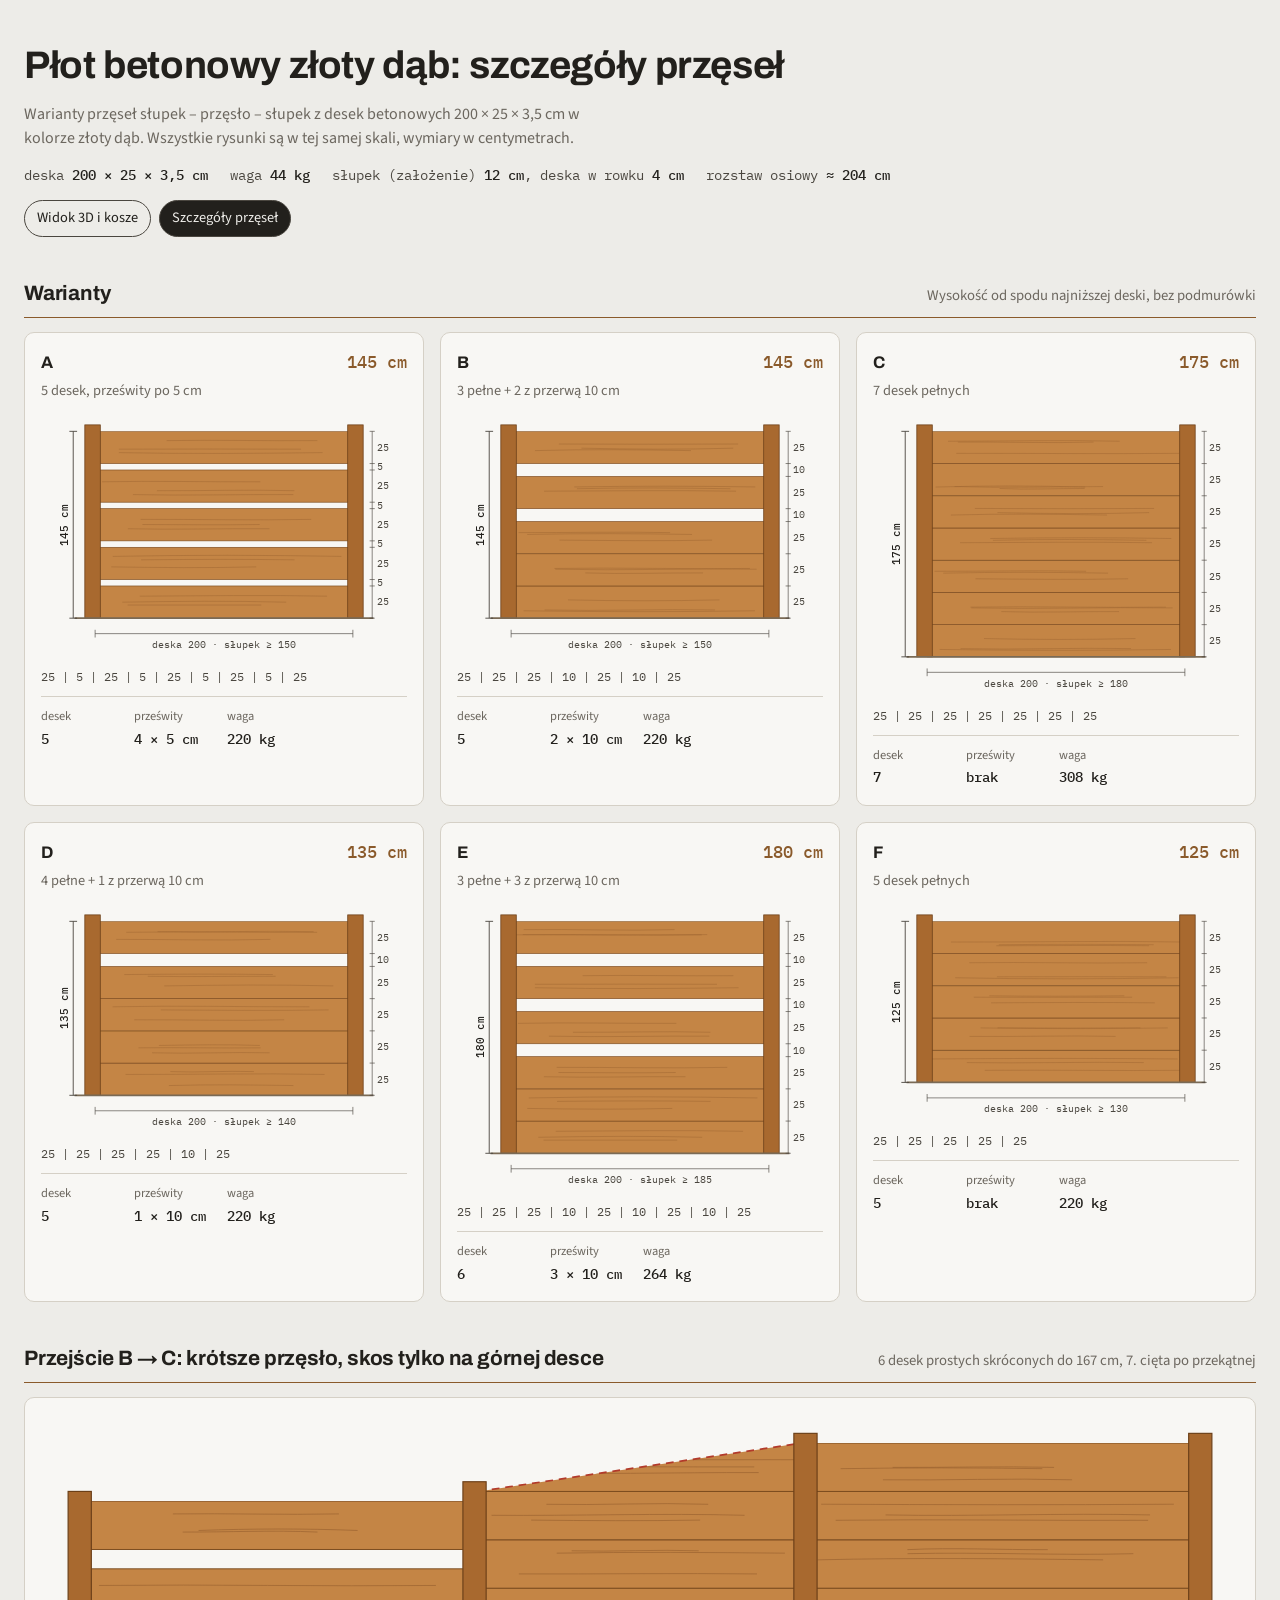
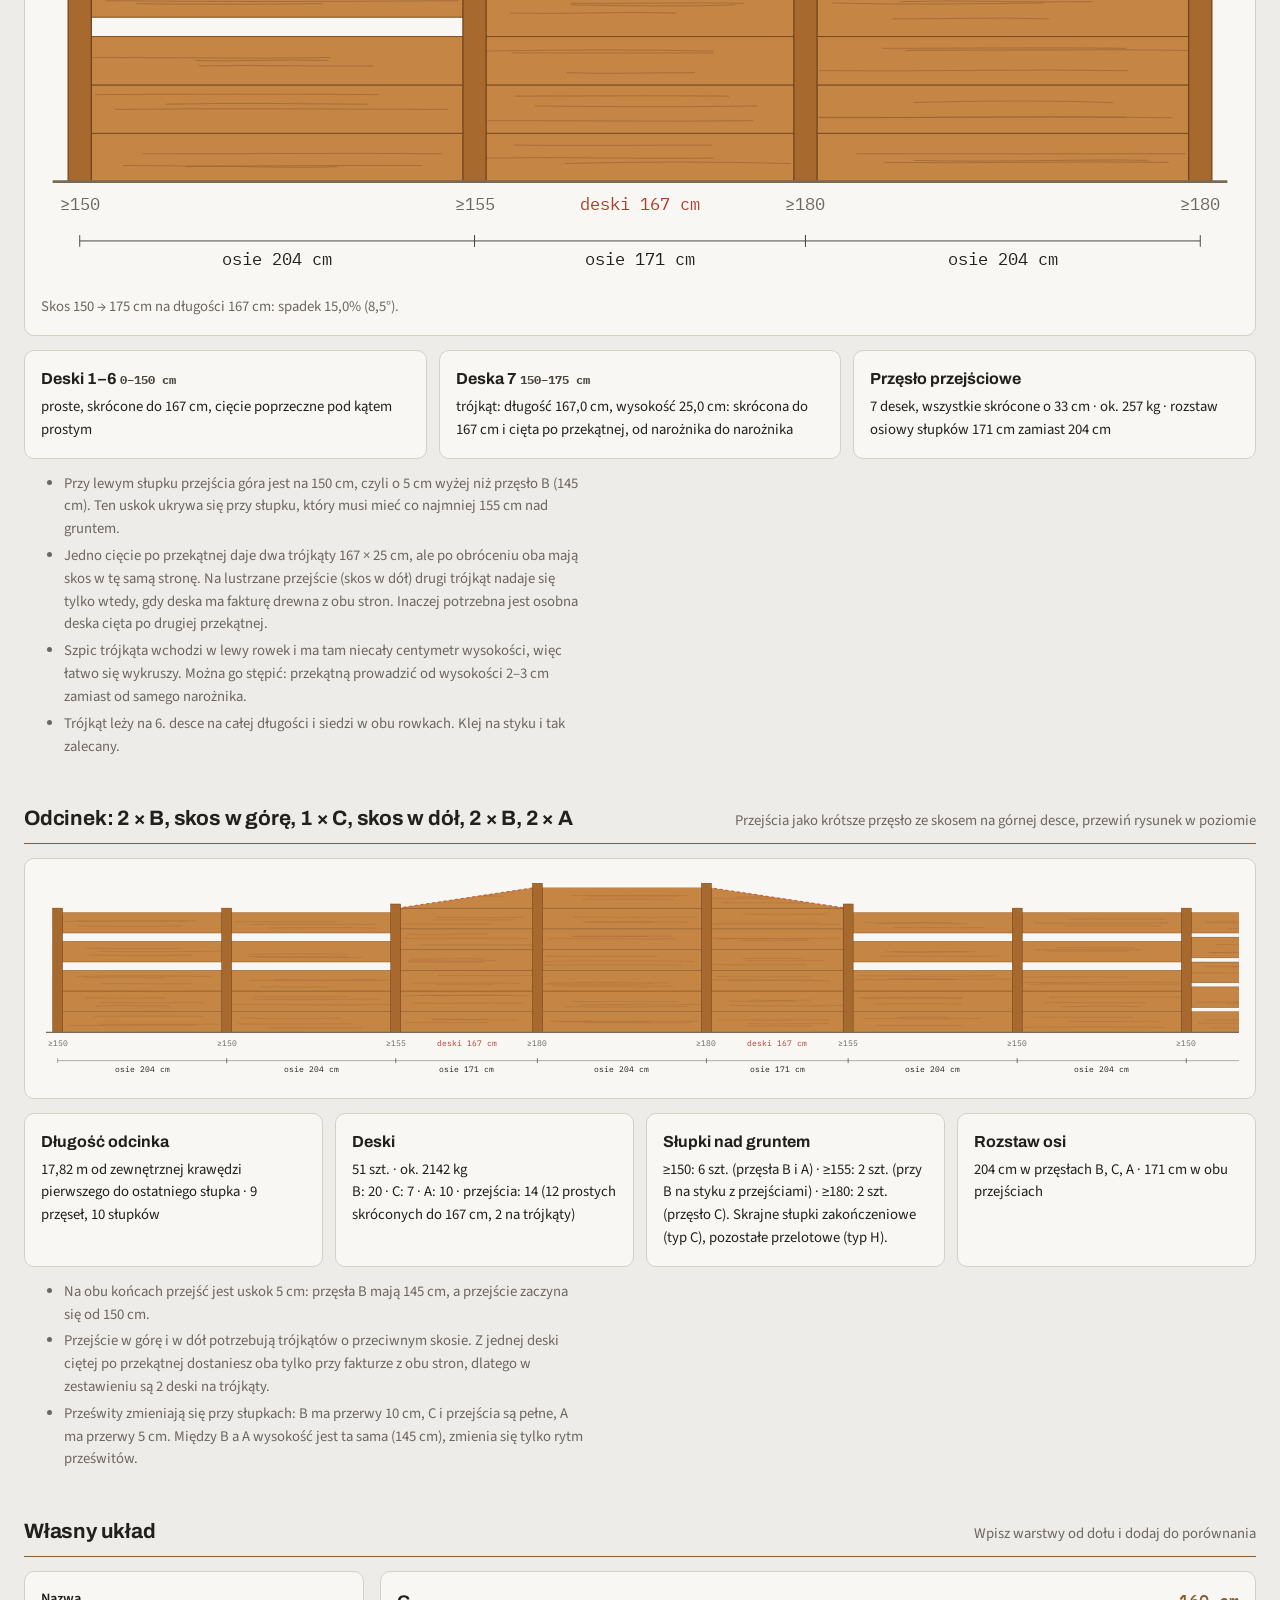
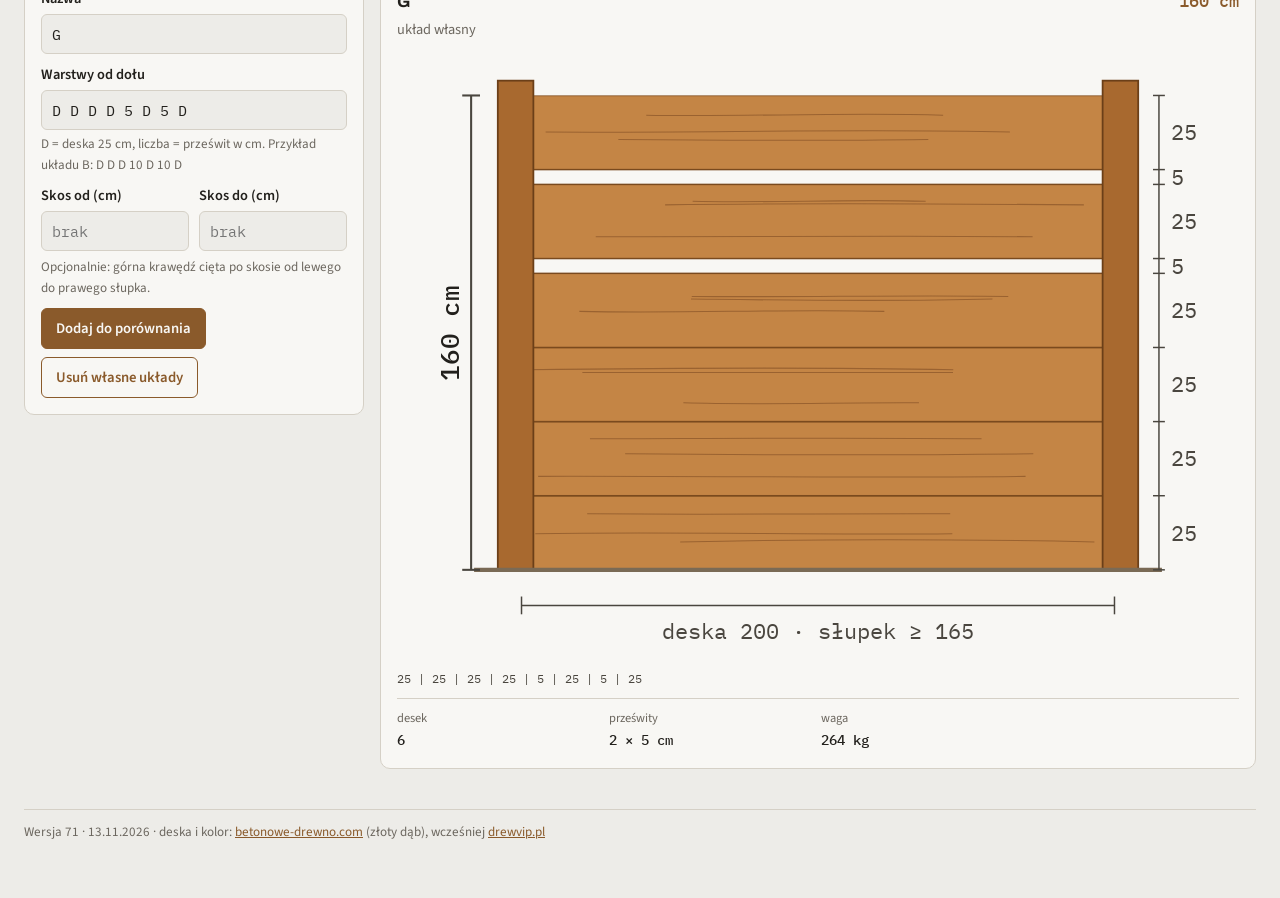
<file: plot_v71/przesla/index.html>
<!doctype html>
<html lang="pl">
<head>
<meta charset="utf-8">
<meta name="viewport" content="width=device-width,initial-scale=1,viewport-fit=cover">
<title>Płot betonowy złoty dąb: szczegóły przęseł</title>
<link rel="preconnect" href="https://fonts.googleapis.com">
<link rel="preconnect" href="https://fonts.gstatic.com" crossorigin>
<link rel="stylesheet" href="https://fonts.googleapis.com/css2?family=Archivo:wght@500;700&family=Source+Sans+3:wght@400;600&family=IBM+Plex+Mono:wght@400;500&display=swap">
<link rel="stylesheet" href="../shared.css">
</head>
<body>
<div class="wrap">
  <header>
    <h1>Płot betonowy złoty dąb: szczegóły przęseł</h1>
    <p class="lede">Warianty przęseł słupek – przęsło – słupek z desek betonowych 200 × 25 × 3,5 cm w kolorze złoty dąb. Wszystkie rysunki są w tej samej skali, wymiary w centymetrach.</p>
    <div class="spec">
      <span>deska <b>200 × 25 × 3,5 cm</b></span>
      <span>waga <b>44 kg</b></span>
      <span>słupek (założenie) <b>12 cm</b>, deska w rowku <b>4 cm</b></span>
      <span>rozstaw osiowy <b>≈ 204 cm</b></span>
    </div>
    <nav class="topnav" aria-label="Sekcje">
      <a href="../">Widok 3D i kosze</a>
      <a href="./" aria-current="page">Szczegóły przęseł</a>
    </nav>
  </header>

  <section>
    <div class="sechead"><h2>Warianty</h2><p>Wysokość od spodu najniższej deski, bez podmurówki</p></div>
    <div class="grid" id="variants"></div>
  </section>


  <section>
    <div class="sechead"><h2>Przejście B → C: krótsze przęsło, skos tylko na górnej desce</h2><p>6 desek prostych skróconych do 167 cm, 7. cięta po przekątnej</p></div>
    <div class="card"><div class="wide" id="transition3"></div></div>
    <div class="cuts" id="cuts3"></div>
    <ul class="note" id="notes3"></ul>
  </section>

  <section>
    <div class="sechead"><h2>Odcinek: 2 × B, skos w górę, 1 × C, skos w dół, 2 × B, 2 × A</h2><p>Przejścia jako krótsze przęsło ze skosem na górnej desce, przewiń rysunek w poziomie</p></div>
    <div class="card"><div class="wide long" id="run1"></div></div>
    <div class="cuts" id="run1sum"></div>
    <ul class="note" id="run1notes"></ul>
  </section>

  <section>
    <div class="sechead"><h2>Własny układ</h2><p>Wpisz warstwy od dołu i dodaj do porównania</p></div>
    <div class="cfg">
      <form class="card" id="cfgForm" novalidate>
        <div>
          <label for="cfgName">Nazwa</label>
          <input type="text" id="cfgName" value="G" maxlength="20">
        </div>
        <div>
          <label for="cfgLayers">Warstwy od dołu</label>
          <input type="text" id="cfgLayers" value="D D D D 5 D 5 D">
          <p class="hint">D = deska 25 cm, liczba = prześwit w cm. Przykład układu B: D D D 10 D 10 D</p>
          <p class="err" id="cfgErr" hidden></p>
        </div>
        <div class="row">
          <div><label for="cfgFrom">Skos od (cm)</label><input type="number" id="cfgFrom" placeholder="brak" min="0"></div>
          <div><label for="cfgTo">Skos do (cm)</label><input type="number" id="cfgTo" placeholder="brak" min="0"></div>
        </div>
        <p class="hint" style="margin-top:-4px">Opcjonalnie: górna krawędź cięta po skosie od lewego do prawego słupka.</p>
        <div class="row" style="gap:8px">
          <button type="submit">Dodaj do porównania</button>
          <button type="button" class="ghost" id="cfgReset">Usuń własne układy</button>
        </div>
      </form>
      <div id="cfgPreview"></div>
    </div>
  </section>

  <footer>Wersja 71 · 13.11.2026 · deska i kolor: <a href="https://betonowe-drewno.com/ogrodzenia/" style="color:var(--accent)">betonowe-drewno.com</a> (złoty dąb), wcześniej <a href="https://drewvip.pl/472-4458-deska-do-ogrodzenia-200-cm-.html" style="color:var(--accent)">drewvip.pl</a></footer>
</div>

<script src="../shared.js"></script>
<script src="przesla.js"></script>
</body>
</html>
</file>
<file: plot_v71/shared.css>
/* Layout: arkusz warsztatowy — nagłówek ze specyfikacją, siatka kart-rysunków w skali, szeroki rysunek przejścia, konfigurator na dole */
:root {
  --bg: #EDECE8;
  --card: #F8F7F4;
  --fg: #22201C;
  --muted: #6C675F;
  --line: #D5D0C6;
  --accent: #8A5A2B;
  --cut: #B23A2A;
  --dim: #4A463F;
  --f-display: "Archivo", "Helvetica Neue", Arial, sans-serif;
  --f-body: "Source Sans 3", "Segoe UI", Roboto, sans-serif;
  --f-mono: "IBM Plex Mono", ui-monospace, Menlo, monospace;
}
@media (prefers-color-scheme: dark) { :root:not([data-theme="light"]) {
  --bg: #1A1917; --card: #23221F; --fg: #ECE9E3; --muted: #A39E95; --line: #3A3833; --accent: #D29A5C; --cut: #E2705E; --dim: #C9C3B8; color-scheme: dark } }
:root[data-theme="dark"] {
  --bg: #1A1917; --card: #23221F; --fg: #ECE9E3; --muted: #A39E95; --line: #3A3833; --accent: #D29A5C; --cut: #E2705E; --dim: #C9C3B8; color-scheme: dark }
* { box-sizing: border-box }
body { background: var(--bg); color: var(--fg); font-family: var(--f-body); font-size: 16px; line-height: 1.55;
  padding-left: max(16px, env(safe-area-inset-left, 0px)); padding-right: max(16px, env(safe-area-inset-right, 0px)); padding-block: 28px 48px }
.wrap { max-width: none; margin: 0 auto; display: grid; gap: 40px }
h1, h2 { font-family: var(--f-display); font-weight: 700; letter-spacing: -0.01em; text-wrap: balance; margin: 0 }
h1 { font-size: clamp(1.7rem, 4vw, 2.4rem) }
h2 { font-size: 1.3rem }
.lede { color: var(--muted); margin: 6px 0 0; max-width: 70ch }
.spec { display: flex; flex-wrap: wrap; gap: 8px 22px; margin-top: 14px; font-family: var(--f-mono); font-size: .85rem; color: var(--dim) }
.spec b { color: var(--fg); font-weight: 500 }
section { display: grid; gap: 14px }
.sechead { display: flex; flex-wrap: wrap; align-items: baseline; justify-content: space-between; gap: 6px 16px; border-bottom: 1.5px solid var(--accent); padding-bottom: 8px }
.sechead p { margin: 0; color: var(--muted); font-size: .92rem }
.grid { display: grid; grid-template-columns: repeat(auto-fill, minmax(320px, 1fr)); gap: 16px }
.card { background: var(--card); border: 1px solid var(--line); border-radius: 10px; padding: 16px; display: grid; gap: 10px; min-width: 0; align-content: start }
.card header { display: flex; justify-content: space-between; align-items: baseline; gap: 10px }
.card h3 { font-family: var(--f-display); font-size: 1.05rem; margin: 0; font-weight: 700 }
.card .h { font-family: var(--f-mono); font-weight: 500; color: var(--accent); font-size: 1.05rem; white-space: nowrap }
.card .sub { color: var(--muted); font-size: .9rem; margin: -6px 0 0 }
.fig svg { width: 100%; height: auto; display: block }
.stats { display: grid; grid-template-columns: repeat(4, 1fr); gap: 6px; font-size: .78rem; color: var(--muted); border-top: 1px solid var(--line); padding-top: 10px }
.stats div { display: grid; gap: 1px }
.stats b { font-family: var(--f-mono); font-weight: 500; color: var(--fg); font-size: .9rem; font-variant-numeric: tabular-nums }
.pattern { font-family: var(--f-mono); font-size: .78rem; color: var(--dim); overflow-wrap: anywhere }
.wide { overflow-x: auto }
.wide.long svg { min-width: 1500px }
.wide.plan svg { min-width: 380px; max-width: 800px; width: 100%; height: auto; display: block; margin: 0 auto }
.wide svg { min-width: 640px; width: 100%; height: auto; display: block }
.cuts { display: grid; grid-template-columns: repeat(auto-fit, minmax(240px, 1fr)); gap: 12px }
.cuts .card { gap: 4px }
.cuts .card p { margin: 0; font-size: .92rem }
.note { color: var(--muted); font-size: .92rem; margin: 0; max-width: 80ch }
.note li { margin-bottom: 4px }
.cfg { display: grid; grid-template-columns: minmax(0, 340px) minmax(0, 1fr); gap: 16px; align-items: start }
@media (max-width: 760px) { .cfg { grid-template-columns: 1fr } }
label { font-weight: 600; font-size: .9rem; display: block; margin-bottom: 4px }
input[type=text], input[type=number] { width: 100%; font-family: var(--f-mono); font-size: .95rem; padding: 9px 10px; border: 1px solid var(--line); border-radius: 6px; background: var(--bg); color: var(--fg) }
input:focus-visible, button:focus-visible { outline: 2px solid var(--accent); outline-offset: 2px }
.hint { font-size: .82rem; color: var(--muted); margin: 4px 0 0 }
.err { color: var(--cut); font-size: .85rem; margin: 4px 0 0 }
.row { display: flex; gap: 10px; flex-wrap: wrap }
.row > div { flex: 1 1 120px }
button { font-family: var(--f-body); font-weight: 600; font-size: .92rem; padding: 9px 14px; border-radius: 6px; border: 1px solid var(--accent); background: var(--accent); color: var(--card); cursor: pointer }
button.ghost { background: transparent; color: var(--accent) }
.card .rm { font-size: .78rem; padding: 3px 8px }
.segwrap { overflow-x: auto }
table.seg { width: 100%; border-collapse: collapse; font-size: .86rem; font-variant-numeric: tabular-nums }
table.seg th { text-align: left; font-weight: 600; color: var(--muted); font-size: .76rem; border-bottom: 1px solid var(--line); padding: 4px 8px 4px 0 }
table.seg td { padding: 4px 8px 4px 0; border-bottom: 1px solid var(--line); white-space: nowrap }
table.seg td:nth-child(2), table.seg td:nth-child(3) { font-family: var(--f-mono) }
table.seg tr.gate td { color: var(--accent); font-weight: 600 }
.segcard { grid-column: 1 / -1 }
footer { color: var(--muted); font-size: .82rem; border-top: 1px solid var(--line); padding-top: 12px }
@media (max-width: 420px) { .stats { grid-template-columns: repeat(2, 1fr) } }
.topnav { display:flex; gap:8px; flex-wrap:wrap; margin:14px 0 0 }
.topnav a { padding:6px 12px; border:1px solid var(--dim, #8E8C88); border-radius:999px; text-decoration:none; color:var(--fg); font-size:.9rem }
.topnav a[aria-current] { background:var(--fg); color:var(--bg) }
</file>
